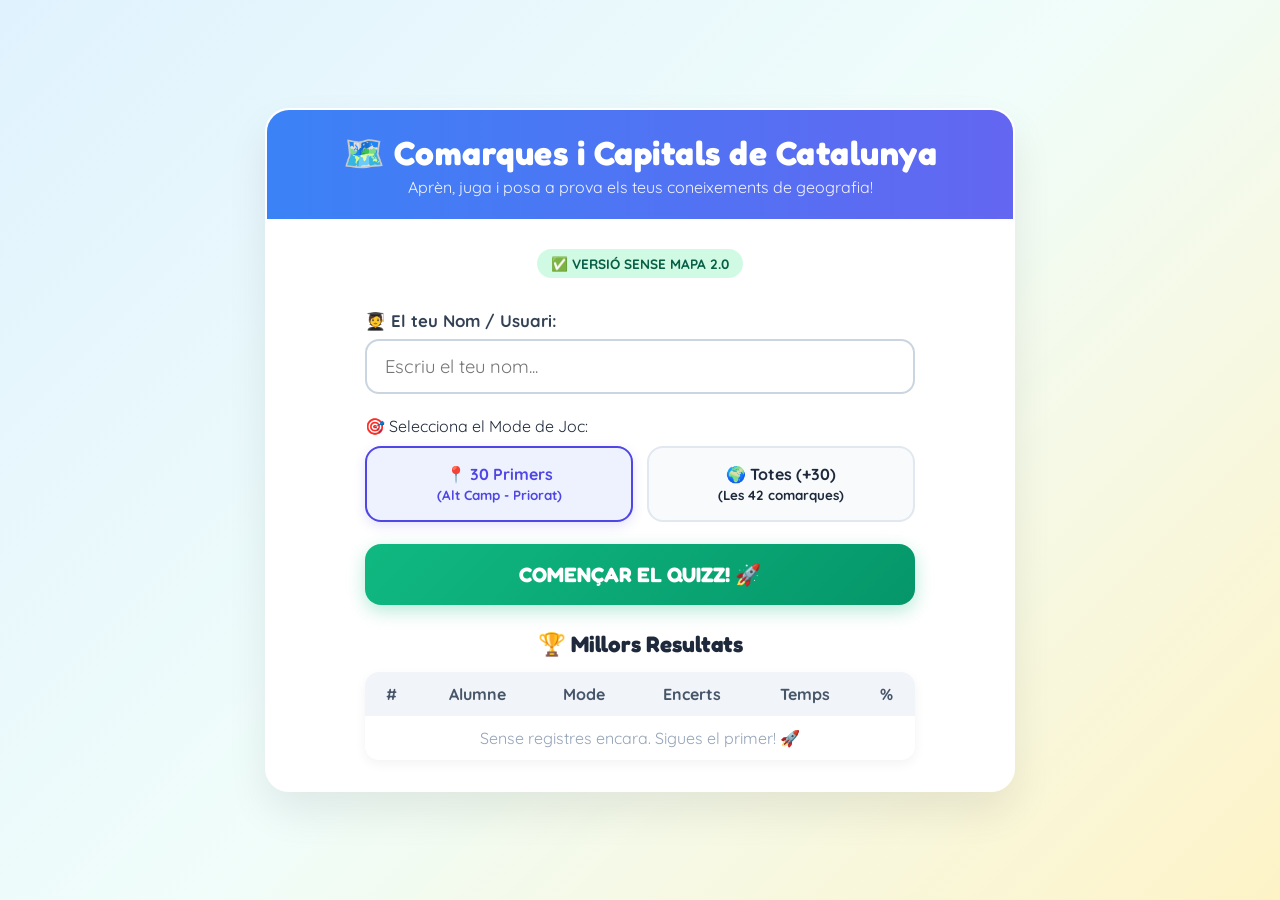
<file: index.html>
<!DOCTYPE html>
<html lang="ca">
<head>
  <meta charset="UTF-8">
  <meta name="viewport" content="width=device-width, initial-scale=1.0">
  <title>Comarques i Capitals de Catalunya - Quiz</title>
  <link href="https://fonts.googleapis.com/css2?family=Fredoka+One&family=Quicksand:wght@500;600;700&display=swap" rel="stylesheet">
  
  <style>
    :root {
      --primary: #4F46E5;
      --primary-hover: #4338CA;
      --bg-gradient: linear-gradient(135deg, #E0F2FE 0%, #F0FDFA 50%, #FEF3C7 100%);
      --card-bg: rgba(255, 255, 255, 0.98);
      --text-main: #1E293B;
      --success: #10B981;
      --error: #EF4444;
    }

    * {
      box-sizing: border-box;
      margin: 0;
      padding: 0;
      font-family: 'Quicksand', sans-serif;
    }

    body {
      background: var(--bg-gradient);
      min-height: 100vh;
      display: flex;
      flex-direction: column;
      align-items: center;
      justify-content: center;
      padding: 15px;
      color: var(--text-main);
    }

    .app-container {
      width: 100%;
      max-width: 750px;
      background: var(--card-bg);
      border-radius: 24px;
      box-shadow: 0 20px 40px rgba(0, 0, 0, 0.08);
      border: 2px solid rgba(255, 255, 255, 0.8);
      overflow: hidden;
      display: flex;
      flex-direction: column;
    }

    header {
      background: linear-gradient(90deg, #3B82F6, #6366F1);
      color: white;
      padding: 22px;
      text-align: center;
    }

    header h1 {
      font-family: 'Fredoka One', cursive;
      font-size: 2.1rem;
      letter-spacing: 0.5px;
    }

    header p {
      font-size: 1rem;
      opacity: 0.92;
      margin-top: 4px;
    }

    .version-badge {
      background: #D1FAE5;
      color: #065F46;
      font-weight: 700;
      padding: 6px 14px;
      border-radius: 20px;
      font-size: 0.85rem;
      display: inline-block;
      margin-bottom: 10px;
    }

    /* PANTALLES: S'AMAGUEN PER DEFECTE */
    .screen {
      display: none !important;
      padding: 30px;
      width: 100%;
      box-sizing: border-box;
    }

    .screen.active {
      display: flex !important;
      flex-direction: column;
      align-items: center;
    }

    /* PANTALLA INICIAL */
    .welcome-card {
      max-width: 550px;
      width: 100%;
      margin: 0 auto;
      text-align: center;
    }

    .input-group {
      margin: 22px 0;
      text-align: left;
    }

    .input-group label {
      display: block;
      font-weight: 700;
      margin-bottom: 8px;
      color: #334155;
      font-size: 1.05rem;
    }

    .input-group input {
      width: 100%;
      padding: 14px 18px;
      border: 2px solid #CBD5E1;
      border-radius: 14px;
      font-size: 1.15rem;
      outline: none;
      transition: all 0.2s;
    }

    .input-group input:focus {
      border-color: var(--primary);
      box-shadow: 0 0 0 4px rgba(79, 70, 229, 0.15);
    }

    .mode-selection {
      margin: 22px 0;
      text-align: left;
    }

    .mode-options {
      display: grid;
      grid-template-columns: 1fr 1fr;
      gap: 14px;
      margin-top: 10px;
    }

    .mode-btn {
      padding: 16px 12px;
      border: 2px solid #E2E8F0;
      background: #F8FAFC;
      border-radius: 16px;
      cursor: pointer;
      font-weight: 700;
      font-size: 1rem;
      text-align: center;
      transition: all 0.2s ease;
      color: var(--text-main);
    }

    .mode-btn:hover {
      border-color: var(--primary);
      background: #EEF2FF;
    }

    .mode-btn.selected {
      border-color: var(--primary);
      background: #EEF2FF;
      color: var(--primary);
      box-shadow: 0 4px 12px rgba(79, 70, 229, 0.15);
    }

    .start-btn {
      width: 100%;
      padding: 18px;
      background: linear-gradient(135deg, #10B981, #059669);
      color: white;
      border: none;
      border-radius: 16px;
      font-size: 1.3rem;
      font-weight: 700;
      font-family: 'Fredoka One', cursive;
      cursor: pointer;
      box-shadow: 0 6px 18px rgba(16, 185, 129, 0.3);
      transition: transform 0.2s;
    }

    .start-btn:hover {
      transform: translateY(-2px);
    }

    /* PANTALLA DEL QUIZZ */
    .quiz-container {
      width: 100%;
      display: flex;
      flex-direction: column;
      gap: 20px;
    }

    .stats-bar {
      display: flex;
      justify-content: space-between;
      align-items: center;
      background: #F1F5F9;
      padding: 14px 20px;
      border-radius: 16px;
      font-weight: 700;
      font-size: 1.05rem;
    }

    .stat-badge {
      display: flex;
      align-items: center;
      gap: 6px;
      background: white;
      padding: 6px 16px;
      border-radius: 20px;
      box-shadow: 0 2px 6px rgba(0,0,0,0.05);
    }

    .question-card {
      background: white;
      border: 2px solid #E2E8F0;
      border-radius: 20px;
      padding: 35px 25px;
      box-shadow: 0 10px 25px rgba(0,0,0,0.03);
      display: flex;
      flex-direction: column;
      align-items: center;
      text-align: center;
      gap: 22px;
    }

    .question-tag {
      background: #EEF2FF;
      color: var(--primary);
      font-weight: 700;
      padding: 6px 18px;
      border-radius: 20px;
      font-size: 0.95rem;
      text-transform: uppercase;
      letter-spacing: 0.5px;
    }

    .question-text {
      font-size: 1.55rem;
      font-weight: 700;
      color: #0F172A;
      line-height: 1.45;
      min-height: 70px;
      display: flex;
      align-items: center;
      justify-content: center;
    }

    .answer-form {
      width: 100%;
      display: flex;
      gap: 12px;
    }

    .answer-input {
      flex: 1;
      padding: 16px 20px;
      border: 2px solid #CBD5E1;
      border-radius: 14px;
      font-size: 1.25rem;
      outline: none;
      text-align: center;
      font-weight: 600;
    }

    .answer-input:focus {
      border-color: var(--primary);
      box-shadow: 0 0 0 4px rgba(79, 70, 229, 0.15);
    }

    .submit-btn {
      padding: 16px 28px;
      background: var(--primary);
      color: white;
      border: none;
      border-radius: 14px;
      font-size: 1.1rem;
      font-weight: 700;
      cursor: pointer;
      transition: background 0.2s;
    }

    .submit-btn:hover {
      background: var(--primary-hover);
    }

    .feedback-message {
      width: 100%;
      padding: 14px;
      border-radius: 12px;
      font-weight: 700;
      text-align: center;
      display: none;
      font-size: 1.1rem;
    }

    .feedback-message.correct {
      display: block;
      background: #D1FAE5;
      color: #065F46;
      border: 1px solid #A7F3D0;
    }

    .feedback-message.incorrect {
      display: block;
      background: #FEE2E2;
      color: #991B1B;
      border: 1px solid #FECACA;
    }

    /* RÀNKING */
    .ranking-section {
      width: 100%;
      margin-top: 25px;
    }

    .ranking-section h3 {
      font-family: 'Fredoka One', cursive;
      font-size: 1.4rem;
      margin-bottom: 14px;
      color: #1E293B;
      text-align: center;
    }

    table.ranking-table {
      width: 100%;
      border-collapse: collapse;
      background: white;
      border-radius: 14px;
      overflow: hidden;
      box-shadow: 0 4px 12px rgba(0,0,0,0.05);
    }

    table.ranking-table th, table.ranking-table td {
      padding: 12px 14px;
      text-align: center;
    }

    table.ranking-table th {
      background: #F1F5F9;
      color: #475569;
      font-weight: 700;
    }

    table.ranking-table tr:nth-child(even) {
      background: #F8FAFC;
    }

    .results-summary {
      text-align: center;
      margin-bottom: 20px;
    }

    .results-summary h2 {
      font-family: 'Fredoka One', cursive;
      font-size: 2.4rem;
      color: var(--primary);
    }
  </style>
</head>
<body>

<div class="app-container">
  <header>
    <h1>🗺️ Comarques i Capitals de Catalunya</h1>
    <p>Aprèn, juga i posa a prova els teus coneixements de geografia!</p>
  </header>

  <!-- PANTALLA 1: INICI I REGISTRE -->
  <div id="screen-start" class="screen active">
    <div class="welcome-card">
      <div class="version-badge">✅ VERSIÓ SENSE MAPA 2.0</div>
      
      <div class="input-group">
        <label for="student-name">🧑‍🎓 El teu Nom / Usuari:</label>
        <input type="text" id="student-name" placeholder="Escriu el teu nom..." autocomplete="off">
      </div>

      <div class="mode-selection">
        <label>🎯 Selecciona el Mode de Joc:</label>
        <div class="mode-options">
          <button type="button" class="mode-btn selected" id="btn-mode-30" onclick="selectMode('30')">
            📍 30 Primers<br><small>(Alt Camp - Priorat)</small>
          </button>
          <button type="button" class="mode-btn" id="btn-mode-all" onclick="selectMode('all')">
            🌍 Totes (+30)<br><small>(Les 42 comarques)</small>
          </button>
        </div>
      </div>

      <button type="button" id="btn-start-game" class="start-btn" onclick="startQuiz()">COMENÇAR EL QUIZZ! 🚀</button>

      <!-- TABLA RÀNKING -->
      <div class="ranking-section">
        <h3>🏆 Millors Resultats</h3>
        <table class="ranking-table">
          <thead>
            <tr>
              <th>#</th>
              <th>Alumne</th>
              <th>Mode</th>
              <th>Encerts</th>
              <th>Temps</th>
              <th>%</th>
            </tr>
          </thead>
          <tbody id="leaderboard-body">
            <tr><td colspan="6" style="color:#94A3B8;">Sense registres encara. Sigues el primer! 🚀</td></tr>
          </tbody>
        </table>
      </div>
    </div>
  </div>

  <!-- PANTALLA 2: JOC QUIZZ -->
  <div id="screen-quiz" class="screen">
    <div class="quiz-container">
      <!-- BARRA D'ESTADÍSTIQUES -->
      <div class="stats-bar">
        <div class="stat-badge">
          <span>❓ Pregunta:</span> <span id="q-counter">1/30</span>
        </div>
        <div class="stat-badge">
          <span>⏱️ Temps:</span> <span id="timer-display">00:00</span>
        </div>
        <div class="stat-badge">
          <span>📊 Encerts:</span> <span id="accuracy-display">0%</span>
        </div>
      </div>

      <!-- TARGETA DE PREGUNTA -->
      <div class="question-card">
        <div class="question-tag" id="question-tag">Capital de Comarca</div>
        <div class="question-text" id="question-text">Carregant pregunta...</div>

        <div class="answer-form">
          <input type="text" id="user-answer" class="answer-input" placeholder="Escriu la resposta..." autocomplete="off">
          <button type="button" class="submit-btn" onclick="checkAnswer()">Respondre</button>
        </div>

        <div id="feedback-box" class="feedback-message"></div>
      </div>
    </div>
  </div>

  <!-- PANTALLA 3: RESULTATS -->
  <div id="screen-results" class="screen">
    <div class="welcome-card">
      <div class="results-summary">
        <h2>🎉 Felicitats!</h2>
        <p style="font-size: 1.15rem; margin-top: 8px;">Has completat el qüestionari!</p>
        <div style="margin: 25px 0; font-size: 1.3rem; line-height: 1.8;">
          <p>Resultat: <strong id="res-score" style="color:#4F46E5;">0/30</strong></p>
          <p>Percentatge d'encerts: <strong id="res-accuracy" style="color:#10B981;">0%</strong></p>
          <p>Temps emprat: <strong id="res-time">00:00</strong></p>
        </div>
      </div>

      <button type="button" class="start-btn" onclick="resetToStart()">TORNAR A JUGAR 🔄</button>
    </div>
  </div>
</div>

<script>
  // DADES DE LES 42 COMARQUES I CAPITALS EN ORDRE ALFABÈTIC
  const comarquesData = [
    { name: "Alt Camp", capital: "Valls", alts: ["valls"] },
    { name: "Alt Empordà", capital: "Figueres", alts: ["figueres"] },
    { name: "Alt Penedès", capital: "Vilafranca del Penedès", alts: ["vilafranca del penedes", "vilafranca"] },
    { name: "Alt Urgell", capital: "La Seu d'Urgell", alts: ["la seu d'urgell", "seu d'urgell", "seu d urgell", "la seu", "seu"] },
    { name: "Alta Ribagorça", capital: "El Pont de Suert", alts: ["el pont de suert", "pont de suert"] },
    { name: "Anoia", capital: "Igualada", alts: ["igualada"] },
    { name: "Bages", capital: "Manresa", alts: ["manresa"] },
    { name: "Baix Camp", capital: "Reus", alts: ["reus"] },
    { name: "Baix Ebre", capital: "Tortosa", alts: ["tortosa"] },
    { name: "Baix Empordà", capital: "La Bisbal d'Empordà", alts: ["la bisbal d'emporda", "bisbal", "la bisbal"] },
    { name: "Baix Llobregat", capital: "Sant Feliu de Llobregat", alts: ["sant feliu de llobregat", "sant feliu"] },
    { name: "Baix Penedès", capital: "El Vendrell", alts: ["el vendrell", "vendrell"] },
    { name: "Barcelonès", capital: "Barcelona", alts: ["barcelona"] },
    { name: "Berguedà", capital: "Berga", alts: ["berga"] },
    { name: "Cerdanya", capital: "Puigcerdà", alts: ["puigcerda"] },
    { name: "Conca de Barberà", capital: "Montblanc", alts: ["montblanc"] },
    { name: "Garraf", capital: "Vilanova i la Geltrú", alts: ["vilanova i la geltru", "vilanova"] },
    { name: "Garrigues", capital: "Les Borges Blanques", alts: ["les borges blanques", "borges blanques"] },
    { name: "Garrotxa", capital: "Olot", alts: ["olot"] },
    { name: "Gironès", capital: "Girona", alts: ["girona"] },
    { name: "Maresme", capital: "Mataró", alts: ["mataro"] },
    { name: "Moianès", capital: "Moià", alts: ["moia"] },
    { name: "Montsià", capital: "Amposta", alts: ["amposta"] },
    { name: "Noguera", capital: "Balaguer", alts: ["balaguer"] },
    { name: "Osona", capital: "Vic", alts: ["vic"] },
    { name: "Pallars Jussà", capital: "Tremp", alts: ["tremp"] },
    { name: "Pallars Sobirà", capital: "Sort", alts: ["sort"] },
    { name: "Pla d'Urgell", capital: "Mollerussa", alts: ["mollerussa"] },
    { name: "Pla de l'Estany", capital: "Banyoles", alts: ["banyoles"] },
    { name: "Priorat", capital: "Falset", alts: ["falset"] },
    { name: "Ribera d'Ebre", capital: "Móra d'Ebre", alts: ["mora d'ebre", "mora d ebre", "mora"] },
    { name: "Ripollès", capital: "Ripoll", alts: ["ripoll"] },
    { name: "Segarra", capital: "Cervera", alts: ["cervera"] },
    { name: "Segrià", capital: "Lleida", alts: ["lleida"] },
    { name: "Selva", capital: "Santa Coloma de Farners", alts: ["santa coloma de farners", "santa coloma"] },
    { name: "Solsonès", capital: "Solsona", alts: ["solsona"] },
    { name: "Tarragonès", capital: "Tarragona", alts: ["tarragona"] },
    { name: "Terra Alta", capital: "Gandesa", alts: ["gandesa"] },
    { name: "Urgell", capital: "Tàrrega", alts: ["tarrega"] },
    { name: "Val d'Aran", capital: "Vielha e Mijaran", alts: ["vielha e mijaran", "vielha"] },
    { name: "Vallès Occidental", capital: "Sabadell", alts: ["sabadell", "terrassa"] },
    { name: "Vallès Oriental", capital: "Granollers", alts: ["granollers"] }
  ];

  let selectedGameMode = '30';
  let studentName = 'Alumne';
  let activeQuestions = [];
  let currentQuestionIdx = 0;
  let score = 0;
  let totalQuestions = 30;
  let timerInterval = null;
  let secondsElapsed = 0;
  let currentQuestionObj = null;

  // AMAGAMENT INVIOLABLE VIA CLASS + INLINE STYLE !IMPORTANT
  function showScreen(screenId) {
    const screens = document.querySelectorAll('.screen');
    screens.forEach(s => {
      s.classList.remove('active');
      s.style.setProperty('display', 'none', 'important');
    });
    const target = document.getElementById(screenId);
    if (target) {
      target.classList.add('active');
      target.style.setProperty('display', 'flex', 'important');
      target.style.flexDirection = 'column';
      target.style.alignItems = 'center';
    }
  }

  function playSound(type) {
    try {
      const audioCtx = new (window.AudioContext || window.webkitAudioContext)();
      const osc = audioCtx.createOscillator();
      const gain = audioCtx.createGain();
      osc.connect(gain);
      gain.connect(audioCtx.destination);

      if (type === 'correct') {
        osc.type = 'sine';
        osc.frequency.setValueAtTime(523.25, audioCtx.currentTime);
        osc.frequency.setValueAtTime(659.25, audioCtx.currentTime + 0.1);
        gain.gain.setValueAtTime(0.3, audioCtx.currentTime);
        gain.gain.exponentialRampToValueAtTime(0.01, audioCtx.currentTime + 0.35);
        osc.start();
        osc.stop(audioCtx.currentTime + 0.35);
      } else {
        osc.type = 'sawtooth';
        osc.frequency.setValueAtTime(220, audioCtx.currentTime);
        osc.frequency.setValueAtTime(174.61, audioCtx.currentTime + 0.15);
        gain.gain.setValueAtTime(0.3, audioCtx.currentTime);
        gain.gain.exponentialRampToValueAtTime(0.01, audioCtx.currentTime + 0.4);
        osc.start();
        osc.stop(audioCtx.currentTime + 0.4);
      }
    } catch (e) {}
  }

  function normalizeText(text) {
    if (!text) return '';
    let s = text.toLowerCase().trim();
    s = s.normalize("NFD").replace(/[\u0300-\u036f]/g, "");
    s = s.replace(/ç/g, "c");
    s = s.replace(/^(l'|d'|el\s+|la\s+|els\s+|les\s+|del\s+|dels\s+|de\s+la\s+|de\s+)/i, '');
    s = s.replace(/['’'`\-]/g, ' ');
    s = s.replace(/\s+/g, ' ').trim();
    return s;
  }

  function selectMode(mode) {
    selectedGameMode = mode;
    document.getElementById('btn-mode-30').classList.toggle('selected', mode === '30');
    document.getElementById('btn-mode-all').classList.toggle('selected', mode === 'all');
  }

  function startQuiz() {
    const nameEl = document.getElementById('student-name');
    const nameVal = nameEl ? nameEl.value.trim() : '';
    studentName = nameVal || 'Alumne';

    let pool = selectedGameMode === '30' ? comarquesData.slice(0, 30) : [...comarquesData];

    activeQuestions = [];
    totalQuestions = 30;

    for (let i = 0; i < totalQuestions; i++) {
      const targetComarca = pool[Math.floor(Math.random() * pool.length)];
      const qType = Math.floor(Math.random() * 2);
      activeQuestions.push({ item: targetComarca, type: qType });
    }

    currentQuestionIdx = 0;
    score = 0;
    secondsElapsed = 0;

    showScreen('screen-quiz');
    startTimer();
    showQuestion();
  }

  function startTimer() {
    clearInterval(timerInterval);
    timerInterval = setInterval(() => {
      secondsElapsed++;
      const mins = Math.floor(secondsElapsed / 60).toString().padStart(2, '0');
      const secs = (secondsElapsed % 60).toString().padStart(2, '0');
      const timerEl = document.getElementById('timer-display');
      if (timerEl) timerEl.innerText = `${mins}:${secs}`;
    }, 1000);
  }

  function showQuestion() {
    const feedbackBox = document.getElementById('feedback-box');
    if (feedbackBox) {
      feedbackBox.className = 'feedback-message';
      feedbackBox.style.display = 'none';
    }

    const inputEl = document.getElementById('user-answer');
    if (inputEl) inputEl.value = '';

    currentQuestionObj = activeQuestions[currentQuestionIdx];
    const c = currentQuestionObj.item;

    const qCounter = document.getElementById('q-counter');
    if (qCounter) qCounter.innerText = `${currentQuestionIdx + 1}/${totalQuestions}`;

    const accEl = document.getElementById('accuracy-display');
    const currentAcc = currentQuestionIdx === 0 ? 0 : Math.round((score / currentQuestionIdx) * 100);
    if (accEl) accEl.innerText = `${currentAcc}%`;

    const tagEl = document.getElementById('question-tag');
    const textEl = document.getElementById('question-text');

    if (currentQuestionObj.type === 0) {
      if (tagEl) tagEl.innerText = "🏛️ Pregunta de Capital";
      if (textEl) textEl.innerHTML = `Quina és la capital de la comarca de <span style="color:#4F46E5; font-weight:800;">${c.name}</span>?`;
    } else {
      if (tagEl) tagEl.innerText = "🏷️ Pregunta de Comarca";
      if (textEl) textEl.innerHTML = `A quina comarca pertany la capital <span style="color:#4F46E5; font-weight:800;">${c.capital}</span>?`;
    }

    if (inputEl) setTimeout(() => inputEl.focus(), 50);
  }

  function checkAnswer() {
    const inputEl = document.getElementById('user-answer');
    const rawUserAns = inputEl ? inputEl.value : '';
    const userNorm = normalizeText(rawUserAns);
    const c = currentQuestionObj.item;
    let isCorrect = false;
    let expectedText = "";

    if (currentQuestionObj.type === 0) {
      expectedText = c.capital;
      const validAnswers = [c.capital, ...(c.alts || [])].map(normalizeText);
      isCorrect = validAnswers.includes(userNorm);
    } else {
      expectedText = c.name;
      const validAnswers = [c.name, ...(c.alts || [])].map(normalizeText);
      isCorrect = validAnswers.includes(userNorm);
    }

    processResult(isCorrect, expectedText);
  }

  function processResult(isCorrect, expectedAnswer) {
    const feedbackBox = document.getElementById('feedback-box');

    if (isCorrect) {
      score++;
      playSound('correct');
      if (feedbackBox) {
        feedbackBox.innerText = "✨ Molt bé! Resposta Correcta!";
        feedbackBox.className = "feedback-message correct";
        feedbackBox.style.display = 'block';
      }
    } else {
      playSound('incorrect');
      if (feedbackBox) {
        feedbackBox.innerText = `❌ Incorrecte. La resposta correcta era: ${expectedAnswer}`;
        feedbackBox.className = "feedback-message incorrect";
        feedbackBox.style.display = 'block';
      }
    }

    setTimeout(() => {
      currentQuestionIdx++;
      if (currentQuestionIdx < totalQuestions) {
        showQuestion();
      } else {
        finishQuiz();
      }
    }, 1500);
  }

  function finishQuiz() {
    clearInterval(timerInterval);

    showScreen('screen-results');

    const accuracy = Math.round((score / totalQuestions) * 100);
    const mins = Math.floor(secondsElapsed / 60).toString().padStart(2, '0');
    const secs = (secondsElapsed % 60).toString().padStart(2, '0');
    const timeFormatted = `${mins}:${secs}`;

    const scoreEl = document.getElementById('res-score');
    const accEl = document.getElementById('res-accuracy');
    const timeEl = document.getElementById('res-time');

    if (scoreEl) scoreEl.innerText = `${score} / ${totalQuestions}`;
    if (accEl) accEl.innerText = `${accuracy}%`;
    if (timeEl) timeEl.innerText = timeFormatted;

    saveScoreToLeaderboard(studentName, selectedGameMode, score, timeFormatted, accuracy);
  }

  function saveScoreToLeaderboard(name, mode, scoreVal, timeVal, accuracyVal) {
    let leaderboard = JSON.parse(localStorage.getItem('comarques_leaderboard') || '[]');
    leaderboard.push({
      name: name,
      mode: mode === '30' ? '30 Comarques' : 'Totes (+30)',
      score: scoreVal,
      time: timeVal,
      accuracy: accuracyVal
    });

    leaderboard.sort((a, b) => b.score - a.score || a.time.localeCompare(b.time));
    leaderboard = leaderboard.slice(0, 10);

    localStorage.setItem('comarques_leaderboard', JSON.stringify(leaderboard));
    renderLeaderboard();
  }

  function renderLeaderboard() {
    const tbody = document.getElementById('leaderboard-body');
    if (!tbody) return;
    let leaderboard = JSON.parse(localStorage.getItem('comarques_leaderboard') || '[]');

    if (leaderboard.length === 0) {
      tbody.innerHTML = `<tr><td colspan="6" style="color:#94A3B8;">Sense registres encara. Sigues el primer! 🚀</td></tr>`;
      return;
    }

    tbody.innerHTML = leaderboard.map((entry, idx) => `
      <tr>
        <td><strong>#${idx + 1}</strong></td>
        <td><strong>${escapeHtml(entry.name)}</strong></td>
        <td><small>${entry.mode}</small></td>
        <td><strong style="color:#4F46E5;">${entry.score}/30</strong></td>
        <td>${entry.time}</td>
        <td><span style="color:#10B981; font-weight:700;">${entry.accuracy}%</span></td>
      </tr>
    `).join('');
  }

  function escapeHtml(str) {
    return str.replace(/[&<>"']/g, function(m) {
      return { '&': '&amp;', '<': '&lt;', '>': '&gt;', '"': '&quot;', "'": '&#039;' }[m];
    });
  }

  function resetToStart() {
    showScreen('screen-start');
    renderLeaderboard();
  }

  document.addEventListener('DOMContentLoaded', () => {
    showScreen('screen-start');
    renderLeaderboard();

    const startBtn = document.getElementById('btn-start-game');
    if (startBtn) {
      startBtn.addEventListener('click', startQuiz);
    }

    const inputEl = document.getElementById('user-answer');
    if (inputEl) {
      inputEl.addEventListener('keyup', (e) => {
        if (e.key === 'Enter') checkAnswer();
      });
    }
  });
</script>
</body>
</html>
</file>
